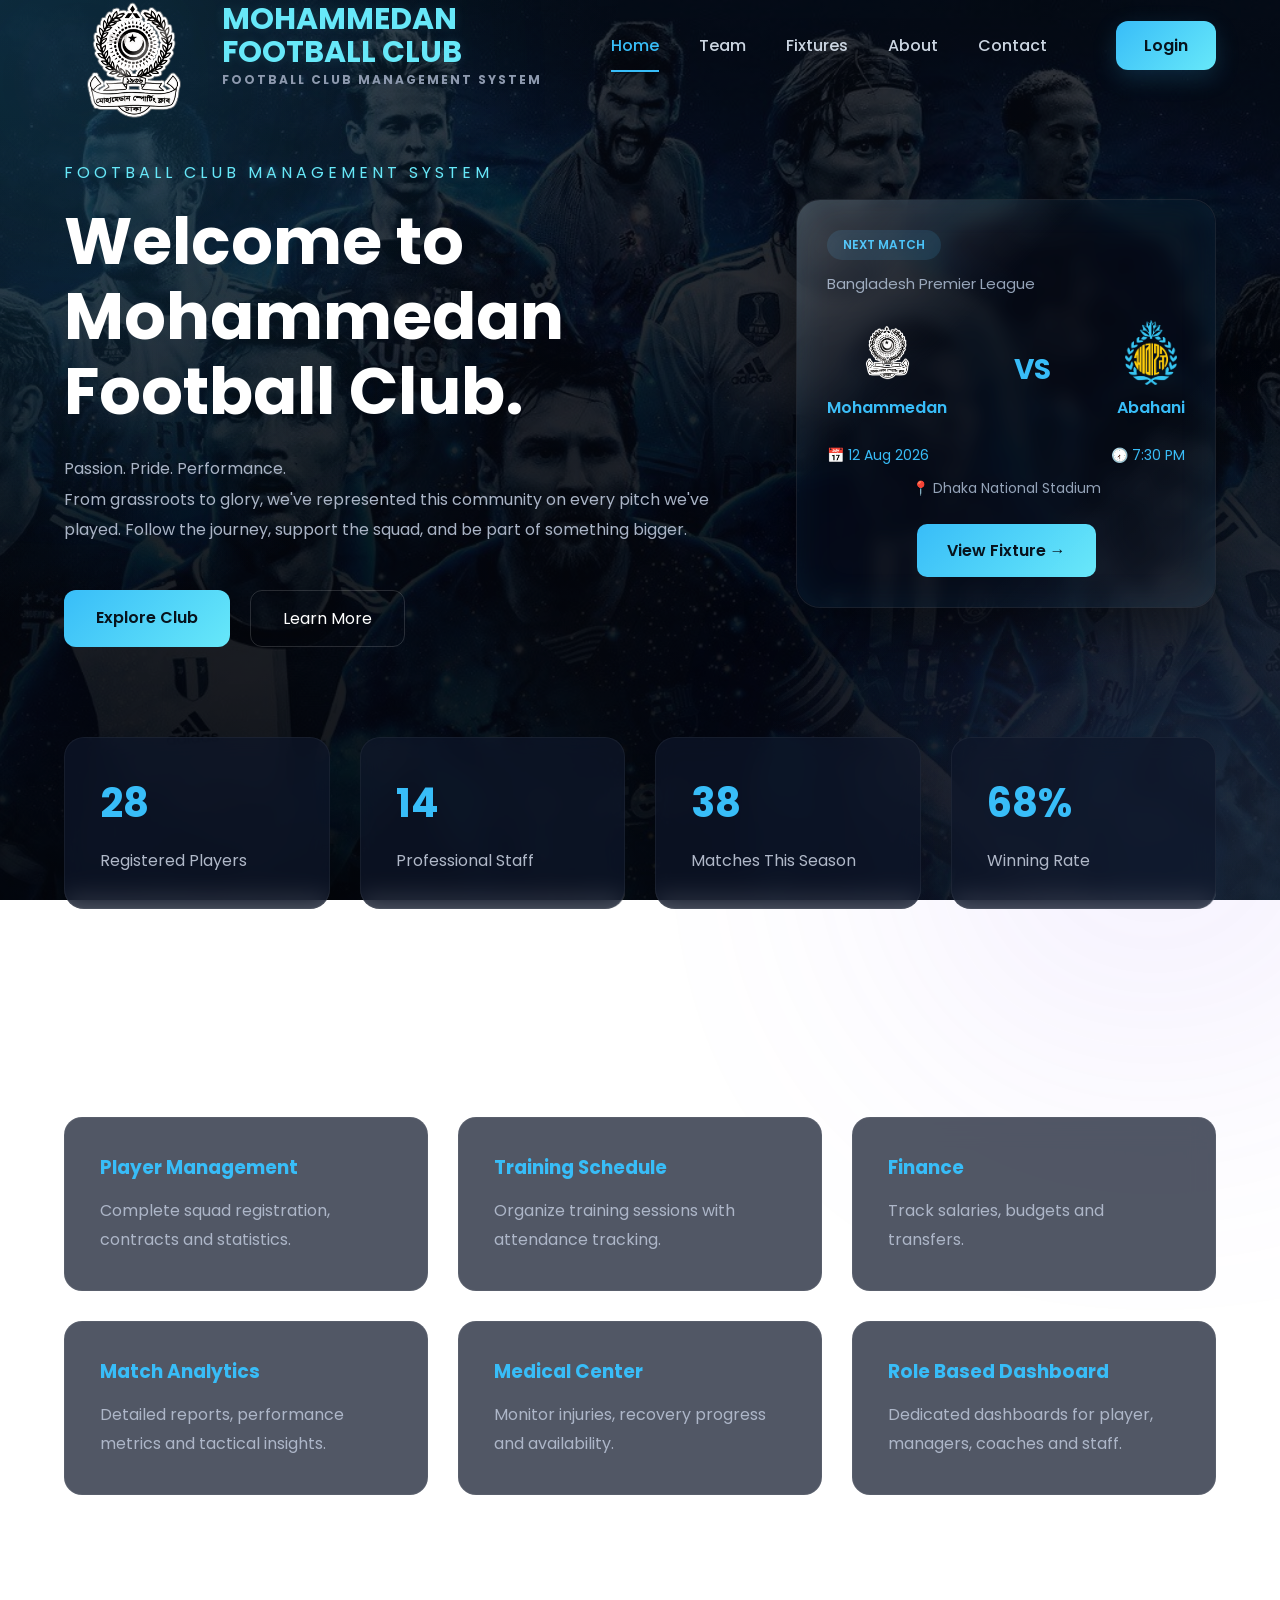
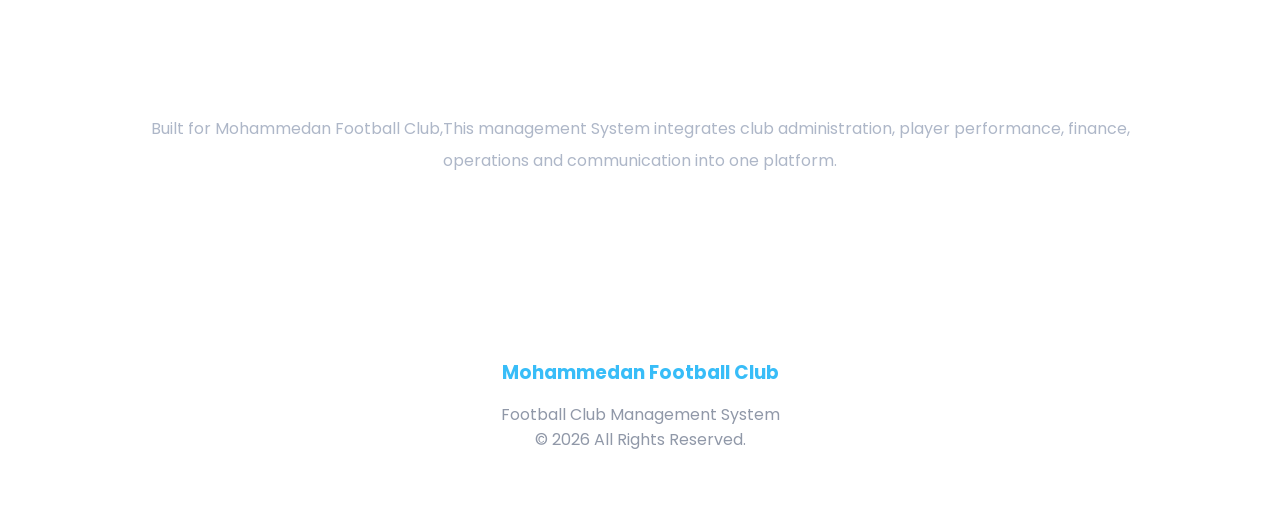
<file: index.html>
<!DOCTYPE html>
<html lang="en">

    <head>
        <meta charset="UTF-8">
        <meta name="viewport" content="width=device-width, initial-scale=1.0">
        <title>Mohammedan Football Club</title>

        <link rel="stylesheet" href="style.css">

        <link rel="preconnect" href="https://fonts.googleapis.com">
        <link href="https://fonts.googleapis.com/css2?family=Poppins:wght@300;400;500;600;700;800&display=swap"
            rel="stylesheet">
    </head>
    <script src="script.js"></script>

    <body class="home-page">
        <div class="blur blur1"></div>
        <div class="blur blur2"></div>

        <header>

            <div class="logo">
                <img src="image/logo.png" alt="Apex FC Logo">
                <div class="logo-text">
                    <h2>MOHAMMEDAN <br>FOOTBALL CLUB</h2>
                    <span>Football Club Management System</span>
                </div>
            </div>

            <nav>

                <a href="index.html" class="active">Home</a>

                <a href="team.html">Team</a>

                <a href="fixtures.html">Fixtures</a>

                <a href="about.html">About</a>

                <a href="contact.html">Contact</a>

            </nav>

            <a href="login.html" class="login-btn">
                Login
            </a>

        </header>

        <section class="hero">

            <div class="hero-text">

                <p class="subtitle">
                    FOOTBALL CLUB MANAGEMENT SYSTEM
                </p>

                <h1>
                    Welcome to Mohammedan Football Club.
                </h1>

                <p class="description">

                    Passion. Pride. Performance.<br>From grassroots to glory, we've represented this community on every
                    pitch
                    we've played. Follow the journey, support the squad, and be part of something bigger.

                </p>

                <div class="buttons">

                    <a href="team.html" class="primary">
                        Explore Club
                    </a>

                    <a href="about.html" class="secondary">
                        Learn More
                    </a>

                </div>

            </div>

            <div class="hero-card">
            
                <span class="match-tag">NEXT MATCH</span>
            
                <p class="competition">Bangladesh Premier League</p>
            
                <div class="match-row">
            
                    <div class="team">
                        <img src="image/logo.png">
                        <span>Mohammedan</span>
                    </div>
            
                    <div class="vs">VS</div>
            
                    <div class="team">
                        <img src="image/abahani.png">
                        <span>Abahani</span>
                    </div>
            
                </div>
            
                <div class="match-meta">
            
                    <span>📅 12 Aug 2026</span>
            
                    <span>🕢 7:30 PM</span>
            
                </div>
            
                <p class="stadium">📍 Dhaka National Stadium</p>
            
                <a href="fixtures.html" class="match-btn">
                    View Fixture →
                </a>
            
            </div>

        </section>


        <section class="stats">

            <div class="card">
                <h2>28</h2>
                <p>Registered Players</p>
            </div>

            <div class="card">
                <h2>14</h2>
                <p>Professional Staff</p>
            </div>

            <div class="card">
                <h2>38</h2>
                <p>Matches This Season</p>
            </div>

            <div class="card">
                <h2>68%</h2>
                <p>Winning Rate</p>
            </div>

        </section>


        <section class="features">

            <h2>Everything Our Club Have</h2>

            <div class="feature-grid">

                <div class="feature">
                    <h3>Player Management</h3>
                    <p>Complete squad registration, contracts and statistics.</p>
                </div>

                <div class="feature">
                    <h3>Training Schedule</h3>
                    <p>Organize training sessions with attendance tracking.</p>
                </div>

                <div class="feature">
                    <h3>Finance</h3>
                    <p>Track salaries, budgets and transfers.</p>
                </div>

                <div class="feature">
                    <h3>Match Analytics</h3>
                    <p>Detailed reports, performance metrics and tactical insights.</p>
                </div>

                <div class="feature">
                    <h3>Medical Center</h3>
                    <p>Monitor injuries, recovery progress and availability.</p>
                </div>

                <div class="feature">
                    <h3>Role Based Dashboard</h3>
                    <p>Dedicated dashboards for player, managers, coaches and staff.</p>
                </div>

            </div>

        </section>


        <section class="about">

            <h2>About</h2>

            <p>

                Built for
                Mohammedan Football Club,This management System integrates club administration,
                player performance, finance,
                operations and communication into one platform.

            </p>

        </section>


        <footer>

            <h3>Mohammedan Football Club</h3>

            <p>
                Football Club Management System
            </p>

            <p>
                © 2026 All Rights Reserved.
            </p>

        </footer>

    </body>

</html>
</file>
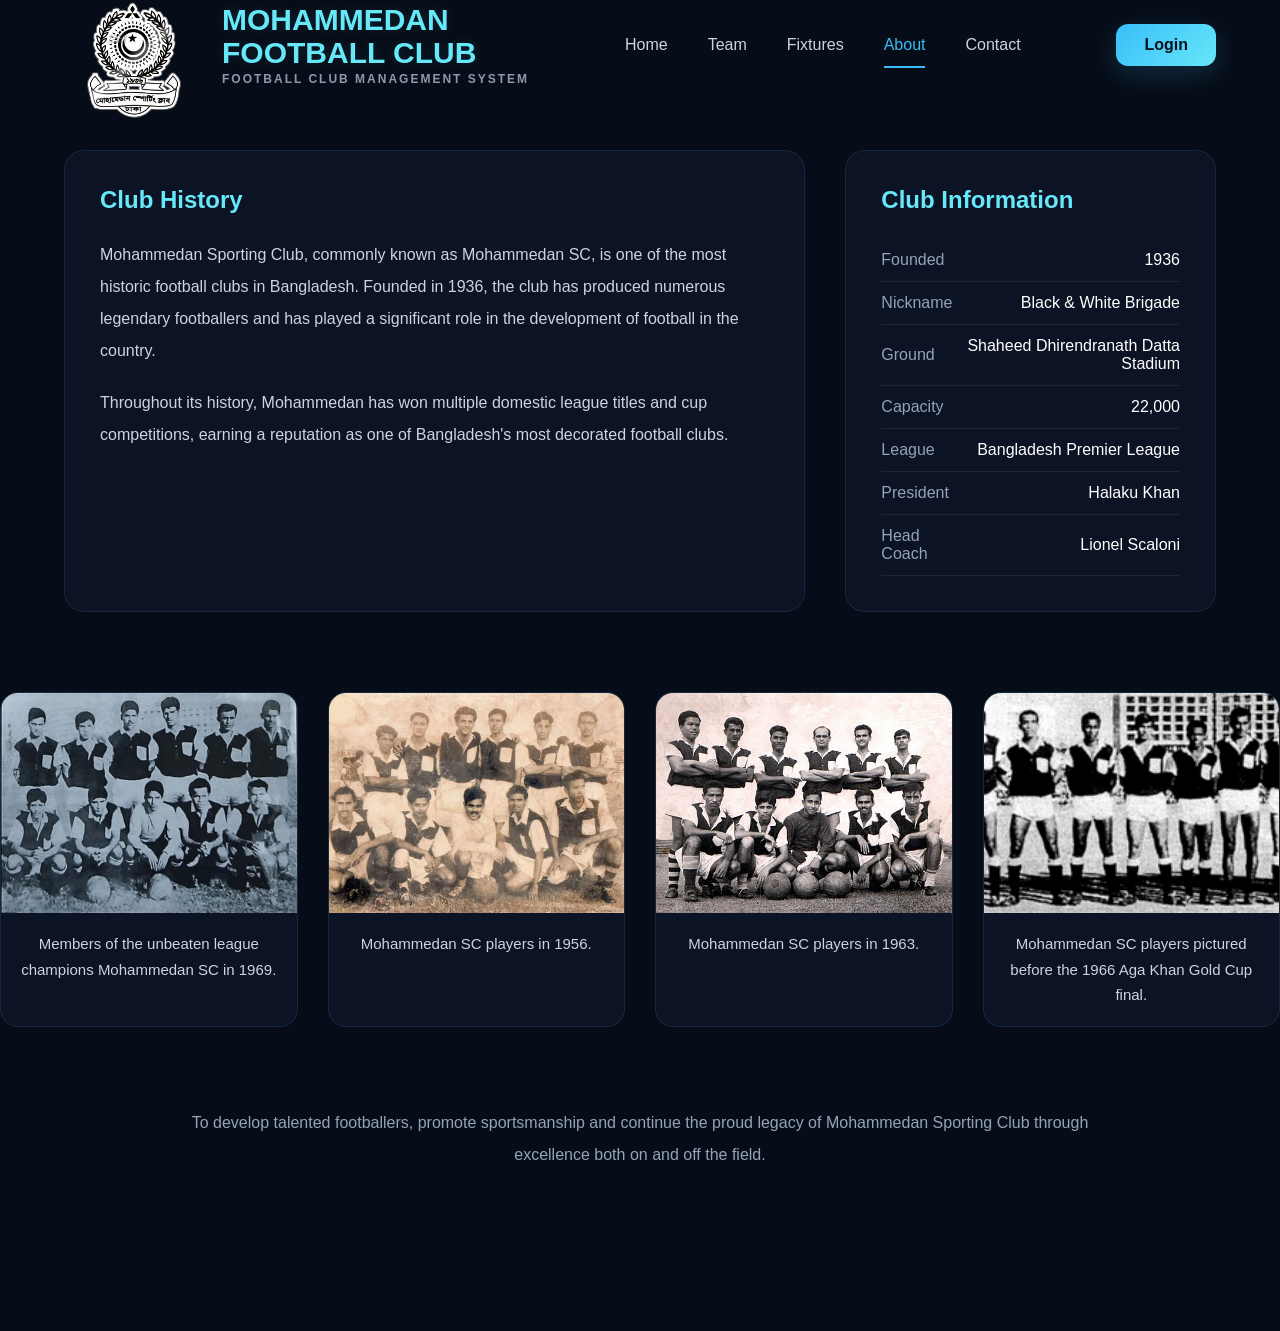
<file: about.html>
<!DOCTYPE html>
<html lang="en">
    <head>
        <meta charset="UTF-8">
        <meta name="viewport" content="width=device-width,initial-scale=1.0">
        <title>About | Mohammedan Football Club</title>
        <link rel="stylesheet" href="style.css">
    </head>

    <body>

        <header>

            <div class="logo">
                <img src="image/logo.png" alt="Apex FC Logo">
                <div class="logo-text">
                    <h2>MOHAMMEDAN <br>FOOTBALL CLUB</h2>
                    <span>Football Club Management System</span>
                </div>
            </div>

            <nav>

                <a href="index.html">Home</a>

                <a href="team.html">Team</a>

                <a href="fixtures.html">Fixtures</a>

                <a href="about.html" class="active">About</a>

                <a href="contact.html">Contact</a>

            </nav>

            <a href="login.html" class="login-btn">Login</a>

        </header>

        <section class="about-page">
        
        
            <div class="about-grid">
        
                <div class="history">
        
                    <h2>Club History</h2>
        
                    <p>
                        Mohammedan Sporting Club, commonly known as Mohammedan SC,
                        is one of the most historic football clubs in Bangladesh.
                        Founded in 1936, the club has produced numerous legendary
                        footballers and has played a significant role in the
                        development of football in the country.
                    </p>
        
                    <p>
                        Throughout its history, Mohammedan has won multiple domestic
                        league titles and cup competitions, earning a reputation as
                        one of Bangladesh's most decorated football clubs.
                    </p>
        
                </div>
        
                <div class="club-info">
        
                    <h2>Club Information</h2>
        
                    <table>
        
                        <tr>
                            <td>Founded</td>
                            <td>1936</td>
                        </tr>
        
                        <tr>
                            <td>Nickname</td>
                            <td>Black & White Brigade</td>
                        </tr>
        
                        <tr>
                            <td>Ground</td>
                            <td>Shaheed Dhirendranath Datta Stadium</td>
                        </tr>
        
                        <tr>
                            <td>Capacity</td>
                            <td>22,000</td>
                        </tr>
        
                        <tr>
                            <td>League</td>
                            <td>Bangladesh Premier League</td>
                        </tr>
        
                        <tr>
                            <td>President</td>
                            <td>Halaku Khan</td>
                        </tr>
        
                        <tr>
                            <td>Head Coach</td>
                            <td>Lionel Scaloni</td>
                        </tr>
        
                    </table>
        
                </div>
        
            </div>
            </section>
            <section class="gallery">
            
                <div class="gallery-grid">
            
                    <div class="gallery-card">
                        <img src="image/h1.jpg" alt="Mohammedan SC 1969">
                        <p>Members of the unbeaten league champions Mohammedan SC in 1969.</p>
                    </div>
            
                    <div class="gallery-card">
                        <img src="image/h2.jpg" alt="Mohammedan SC 1956">
                        <p>Mohammedan SC players in 1956.</p>
                    </div>
                    
                    <div class="gallery-card">
                        <img src="image/h3.jpg" alt="Mohammedan SC 1963">
                        <p>Mohammedan SC players in 1963.</p>
                    </div>
            
                    <div class="gallery-card">
                        <img src="image/h4.jpg" alt="Mohammedan SC 1966">
                        <p>Mohammedan SC players pictured before the 1966 Aga Khan Gold Cup final.</p>
                    </div>
            
                </div>
            
            </section>
        
            <section class="vision">
        
                
        
                <p>
                    To develop talented footballers, promote sportsmanship
                    and continue the proud legacy of Mohammedan Sporting Club
                    through excellence both on and off the field.


                    <br><br><br><br><br><br>
                </p>
        
            </section>
        
        </section>

        <script src="script.js"></script>

    </body>
</html>
</file>
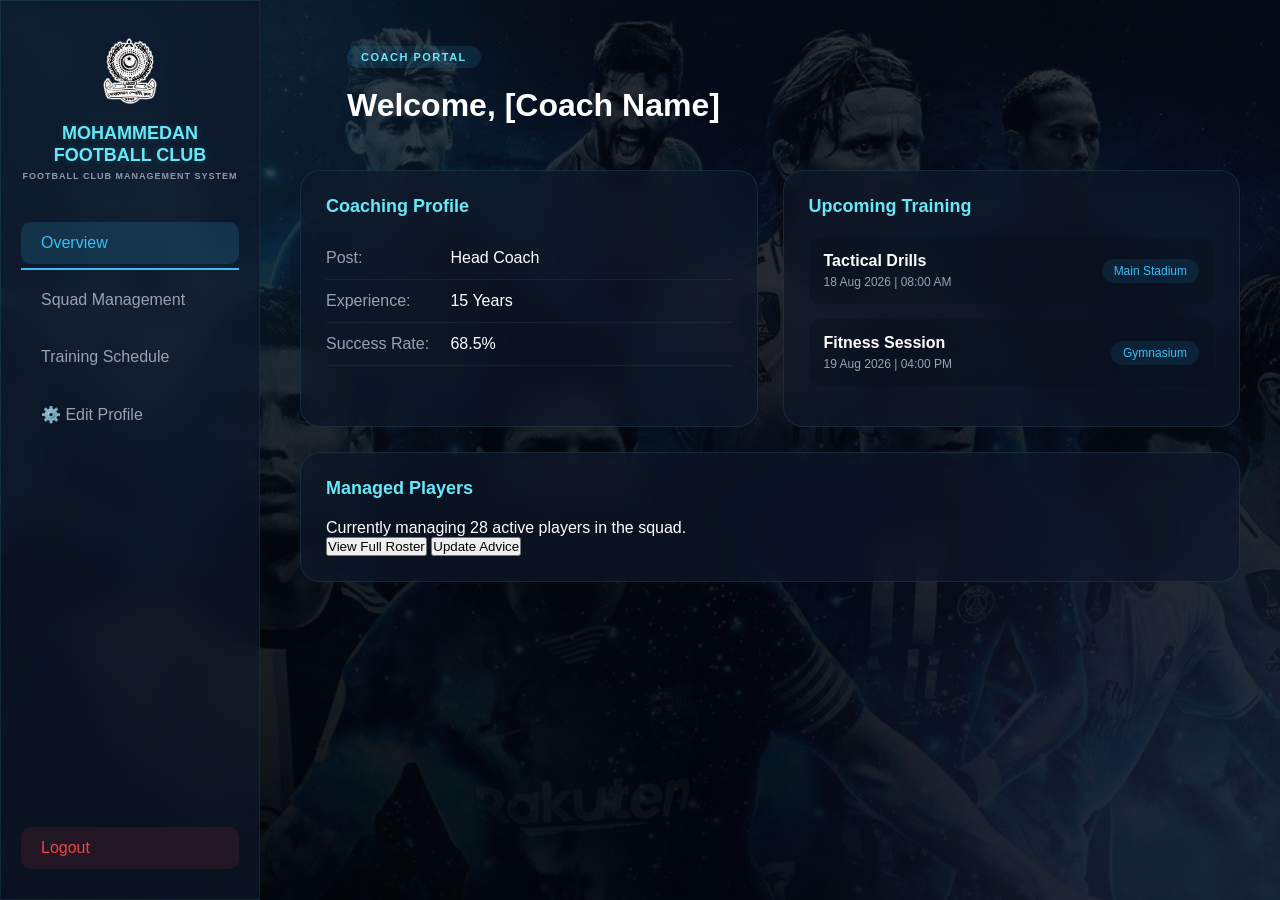
<file: coach-dashboard.html>
<!DOCTYPE html>
<html lang="en">
    <head>
        <meta charset="UTF-8">
        <meta name="viewport" content="width=device-width, initial-scale=1.0">
        <title>Coach Dashboard | Mohammedan FC</title>
        <link rel="stylesheet" href="style.css">
    </head>
    <body class="home-page dashboard-body">
        <div class="blur blur1"></div>
        <div class="blur blur2"></div>

        <div class="dashboard-wrapper">
            <aside class="sidebar glass-panel">
                <div class="logo">
                    <img src="image/logo.png" alt="MOHAMMEDAN Logo">
                    <div class="logo-text">
                        <h2>MOHAMMEDAN <br>FOOTBALL CLUB</h2>
                        <span>Football Club Management System</span>
                    </div>
                </div>
                <!-- nav goes here -->
                <nav class="dash-nav">
                    <a href="#" class="active" id="nav-overview">Overview</a>
                    <a href="#">Squad Management</a>
                    <a href="#">Training Schedule</a>
                    <a href="#" id="nav-edit">⚙️ Edit Profile</a>
                    <a href="index.html" class="logout-btn">Logout</a>
                </nav>
            </aside>

            <main class="main-content">
                <header class="dash-header">
                    <div>
                        <span class="role-badge">COACH PORTAL</span>
                        <h1>Welcome, [Coach Name]</h1>
                    </div>
                </header>

                <div class="dash-grid">
                    <!-- Coach Info -->
                    <div class="dash-card glass-panel">
                        <h3>Coaching Profile</h3>
                        <ul class="info-list">
                            <li><span>Post:</span> Head Coach</li>
                            <li><span>Experience:</span> 15 Years</li>
                            <li><span>Success Rate:</span> 68.5%</li>
                        </ul>
                    </div>

                    <!-- Upcoming Training -->
                    <div class="dash-card glass-panel">
                        <h3>Upcoming Training</h3>
                        <div class="training-list">
                            <div class="training-item">
                                <div class="t-info">
                                    <h4>Tactical Drills</h4>
                                    <p>18 Aug 2026 | 08:00 AM</p>
                                </div>
                                <span class="t-place">Main Stadium</span>
                            </div>
                            <div class="training-item">
                                <div class="t-info">
                                    <h4>Fitness Session</h4>
                                    <p>19 Aug 2026 | 04:00 PM</p>
                                </div>
                                <span class="t-place">Gymnasium</span>
                            </div>
                        </div>
                    </div>

                    <!-- Squad Overview (Manages) -->
                    <div class="dash-card glass-panel col-span-2">
                        <h3>Managed Players</h3>
                        <p class="text-muted">Currently managing 28 active players in the squad.</p>
                        <button class="primary-btn mt-15">View Full Roster</button>
                        <button class="secondary-btn mt-15">Update Advice</button>
                    </div>

                    <!-- Edit Profile Section -->
                    <div class="dash-card glass-panel col-span-2 edit-section" id="editSection" style="display: none;">
                        <h3>Edit Profile & Settings</h3>
                        <p class="text-muted">Update your contact information and security settings.</p>

                        <form class="dashboard-form mt-15">
                            <div class="form-row">
                                <div class="dash-input-group">
                                    <label>Email Address</label>
                                    <input type="email" placeholder="Enter new email">
                                </div>
                                <div class="dash-input-group">
                                    <label>Contact Number</label>
                                    <input type="text" placeholder="Enter new phone number">
                                </div>
                            </div>

                            <div class="form-row">
                                <div class="dash-input-group">
                                    <label>New Password</label>
                                    <input type="password" placeholder="Leave blank to keep current">
                                </div>
                                <div class="dash-input-group">
                                    <label>Confirm Password</label>
                                    <input type="password" placeholder="Confirm new password">
                                </div>
                            </div>

                            <div class="form-actions">
                                <button type="submit" class="submit-btn dash-submit">Save Changes</button>
                                <button type="button" class="secondary-btn cancel-edit">Cancel</button>
                            </div>
                        </form>
                    </div>

                </div>
            </main>
        </div>
        <script src="script.js"></script>
    </body>
</html>
</file>
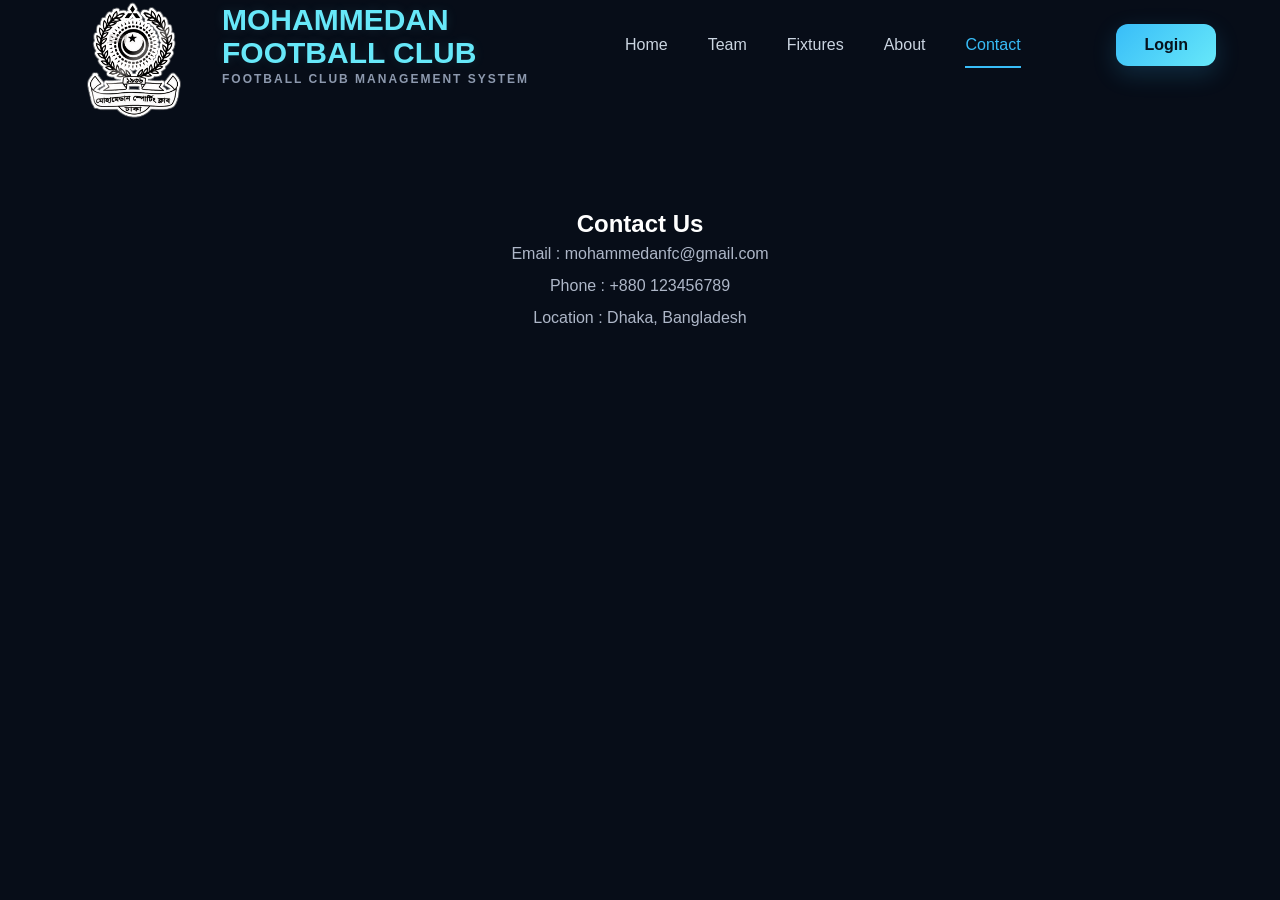
<file: contact.html>
<!DOCTYPE html>
<html lang="en">
    <head>
        <meta charset="UTF-8">
        <meta name="viewport" content="width=device-width,initial-scale=1.0">
        <title>Contact | Mohammedan Football Club</title>
        <link rel="stylesheet" href="style.css">
    </head>

    <body>

        <header>

            <div class="logo">
                <img src="image/logo.png" alt="Apex FC Logo">
                <div class="logo-text">
                    <h2>MOHAMMEDAN <br>FOOTBALL CLUB</h2>
                    <span>Football Club Management System</span>
                </div>
            </div>

            <nav>

                <a href="index.html">Home</a>

                <a href="team.html">Team</a>

                <a href="fixtures.html">Fixtures</a>

                <a href="about.html">About</a>

                <a href="contact.html" class="active">Contact</a>

            </nav>

            <a href="login.html" class="login-btn">Login</a>

        </header>

        <section class="about">

            <h1>Contact Us</h1>

            <p>Email : mohammedanfc@gmail.com</p>

            <p>Phone : +880 123456789</p>

            <p>Location : Dhaka, Bangladesh</p>

        </section>

        <script src="script.js"></script>

    </body>
</html>
</file>
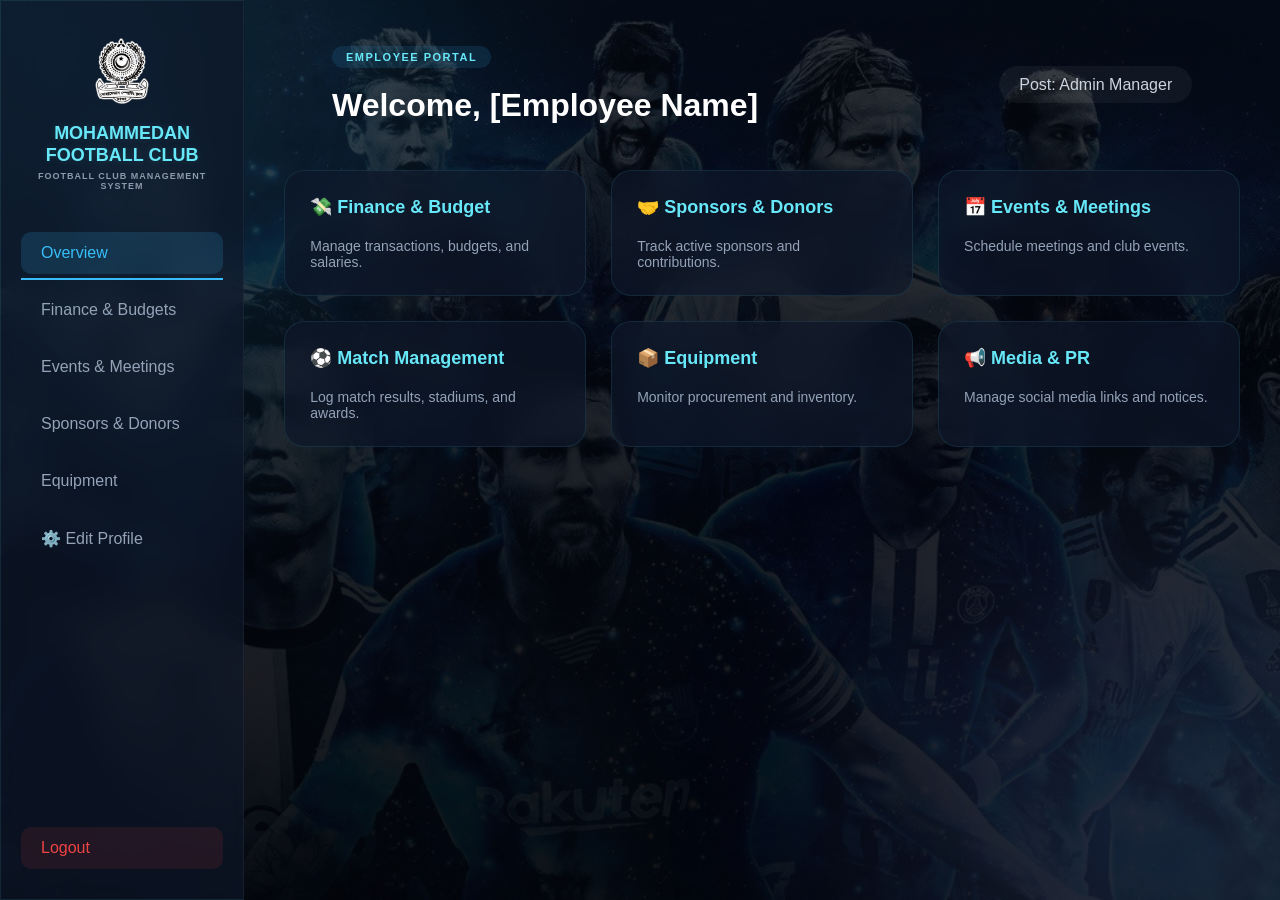
<file: employee-dashboard.html>
<!DOCTYPE html>
<html lang="en">
    <head>
        <meta charset="UTF-8">
        <meta name="viewport" content="width=device-width, initial-scale=1.0">
        <title>Employee Dashboard | Mohammedan FC</title>
        <link rel="stylesheet" href="style.css">
    </head>
    <body class="home-page dashboard-body">
        <div class="blur blur1"></div>
        <div class="blur blur2"></div>

        <div class="dashboard-wrapper">
            <aside class="sidebar glass-panel">
                <div class="logo">
                    <img src="image/logo.png" alt="MOHAMMEDAN Logo">
                    <div class="logo-text">
                        <h2>MOHAMMEDAN <br>FOOTBALL CLUB</h2>
                        <span>Football Club Management System</span>
                    </div>
                </div>
                <!-- nav goes here -->
                <nav class="dash-nav">
                    <a href="#" class="active" id="nav-overview">Overview</a>
                    <a href="#">Finance & Budgets</a>
                    <a href="#">Events & Meetings</a>
                    <a href="#">Sponsors & Donors</a>
                    <a href="#">Equipment</a>
                    <a href="#" id="nav-edit">⚙️ Edit Profile</a>
                    <a href="index.html" class="logout-btn">Logout</a>
                </nav>
            </aside>

            <main class="main-content">
                <header class="dash-header">
                    <div>
                        <span class="role-badge">EMPLOYEE PORTAL</span>
                        <h1>Welcome, [Employee Name]</h1>
                    </div>
                    <div class="user-profile">
                        <span>Post: Admin Manager</span>
                    </div>
                </header>

                <div class="dash-grid admin-grid">
                    <!-- Management Modules -->
                    <a href="#" class="dash-card glass-panel module-card">
                        <h3>💸 Finance & Budget</h3>
                        <p>Manage transactions, budgets, and salaries.</p>
                    </a>
                    <a href="#" class="dash-card glass-panel module-card">
                        <h3>🤝 Sponsors & Donors</h3>
                        <p>Track active sponsors and contributions.</p>
                    </a>
                    <a href="#" class="dash-card glass-panel module-card">
                        <h3>📅 Events & Meetings</h3>
                        <p>Schedule meetings and club events.</p>
                    </a>
                    <a href="#" class="dash-card glass-panel module-card">
                        <h3>⚽ Match Management</h3>
                        <p>Log match results, stadiums, and awards.</p>
                    </a>
                    <a href="#" class="dash-card glass-panel module-card">
                        <h3>📦 Equipment</h3>
                        <p>Monitor procurement and inventory.</p>
                    </a>
                    <a href="#" class="dash-card glass-panel module-card">
                        <h3>📢 Media & PR</h3>
                        <p>Manage social media links and notices.</p>
                    </a>

                    <!-- Edit Profile Section -->
                    <div class="dash-card glass-panel col-span-3 edit-section" id="editSection" style="display: none;">
                        <h3>Edit Profile & Settings</h3>
                        <p class="text-muted">Update your contact information and security settings.</p>

                        <form class="dashboard-form mt-15">
                            <div class="form-row">
                                <div class="dash-input-group">
                                    <label>Email Address</label>
                                    <input type="email" placeholder="Enter new email">
                                </div>
                                <div class="dash-input-group">
                                    <label>Contact Number</label>
                                    <input type="text" placeholder="Enter new phone number">
                                </div>
                            </div>

                            <div class="form-row">
                                <div class="dash-input-group">
                                    <label>New Password</label>
                                    <input type="password" placeholder="Leave blank to keep current">
                                </div>
                                <div class="dash-input-group">
                                    <label>Confirm Password</label>
                                    <input type="password" placeholder="Confirm new password">
                                </div>
                            </div>

                            <div class="form-actions">
                                <button type="submit" class="submit-btn dash-submit">Save Changes</button>
                                <button type="button" class="secondary-btn cancel-edit">Cancel</button>
                            </div>
                        </form>
                    </div>

                </div>
            </main>
        </div>
        <script src="script.js"></script>
    </body>
</html>
</file>
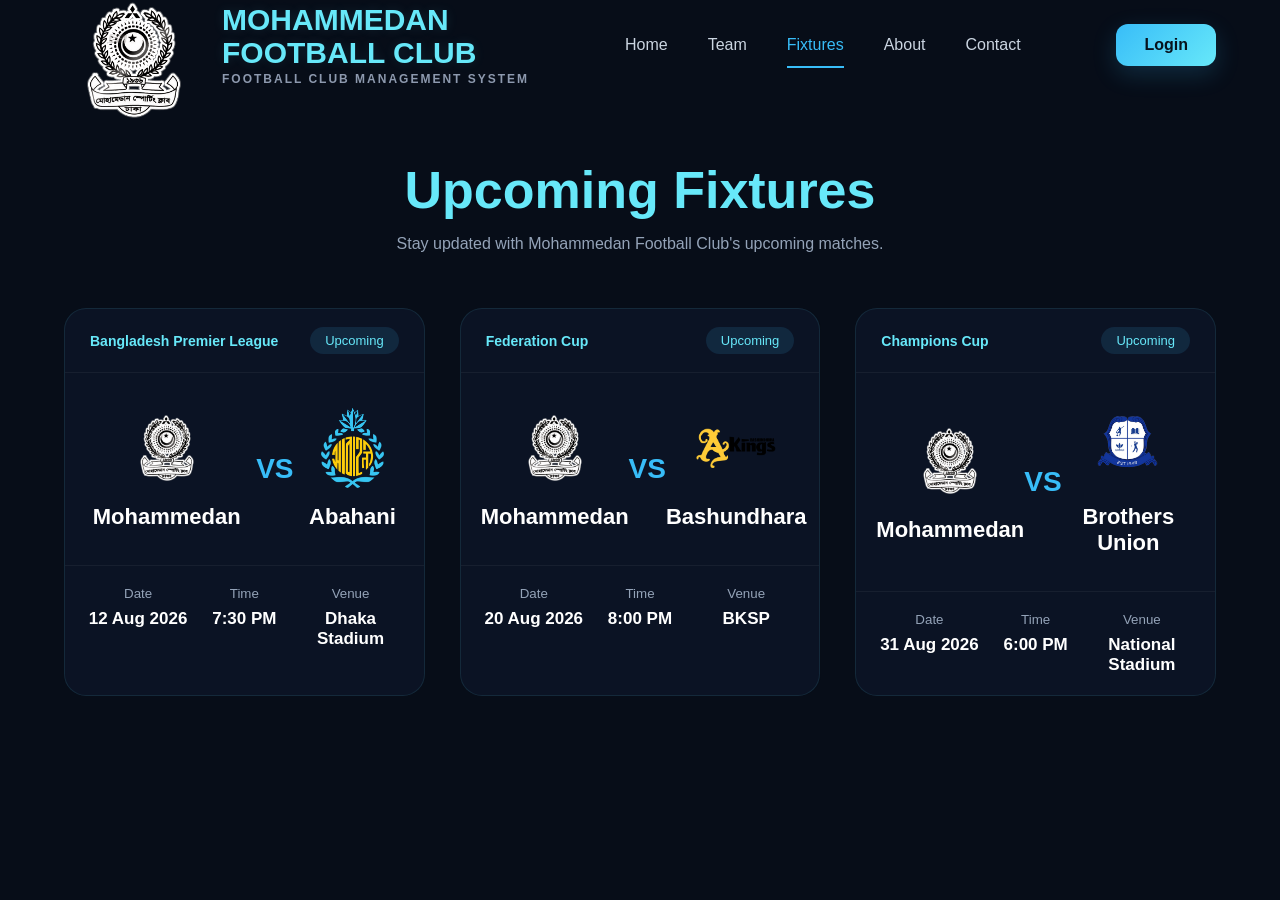
<file: fixtures.html>
<!DOCTYPE html>
<html lang="en">
    <head>
        <meta charset="UTF-8">
        <meta name="viewport" content="width=device-width,initial-scale=1.0">
        <title>Fixtures | Mohammedan Football Club</title>
        <link rel="stylesheet" href="style.css">
    </head>

    <body>

        <header>

            <div class="logo">
                <img src="image/logo.png" alt="Apex FC Logo">
                <div class="logo-text">
                    <h2>MOHAMMEDAN <br>FOOTBALL CLUB</h2>
                    <span>Football Club Management System</span>
                </div>
            </div>

            <nav>

                <a href="index.html">Home</a>

                <a href="team.html">Team</a>

                <a href="fixtures.html" class="active">Fixtures</a>

                <a href="about.html">About</a>

                <a href="contact.html">Contact</a>

            </nav>

            <a href="login.html" class="login-btn">Login</a>

        </header>

        <section class="fixtures-page">
        
            <h1>Upcoming Fixtures</h1>
        
            <p>Stay updated with Mohammedan Football Club's upcoming matches.</p>
        
            <div class="fixtures-grid">
        
                <!-- Match 1 -->
        
                <div class="fixture-card">
        
                    <div class="fixture-top">
        
                        <span class="league">Bangladesh Premier League</span>
        
                        <span class="status">Upcoming</span>
        
                    </div>
        
                    <div class="teams">
        
                        <div class="club">
        
                            <img src="image/logo.png">
        
                            <h3>Mohammedan</h3>
        
                        </div>
        
                        <div class="vs">VS</div>
        
                        <div class="club">
        
                            <img src="image/abahani.png">
        
                            <h3>Abahani</h3>
        
                        </div>
        
                    </div>
        
                    <div class="match-info">
        
                        <div>
        
                            <small>Date</small>
        
                            <h4>12 Aug 2026</h4>
        
                        </div>
        
                        <div>
        
                            <small>Time</small>
        
                            <h4>7:30 PM</h4>
        
                        </div>
        
                        <div>
        
                            <small>Venue</small>
        
                            <h4>Dhaka Stadium</h4>
        
                        </div>
        
                    </div>
        
                </div>
        
                <!-- Match 2 -->
        
                <div class="fixture-card">
        
                    <div class="fixture-top">
        
                        <span class="league">Federation Cup</span>
        
                        <span class="status">Upcoming</span>
        
                    </div>
        
                    <div class="teams">
        
                        <div class="club">
        
                            <img src="image/logo.png">
        
                            <h3>Mohammedan</h3>
        
                        </div>
        
                        <div class="vs">VS</div>
        
                        <div class="club">
        
                            <img src="image/bashundhara.png">
        
                            <h3>Bashundhara</h3>
        
                        </div>
        
                    </div>
        
                    <div class="match-info">
        
                        <div>
        
                            <small>Date</small>
        
                            <h4>20 Aug 2026</h4>
        
                        </div>
        
                        <div>
        
                            <small>Time</small>
        
                            <h4>8:00 PM</h4>
        
                        </div>
        
                        <div>
        
                            <small>Venue</small>
        
                            <h4>BKSP</h4>
        
                        </div>
        
                    </div>
        
                </div>
        
                <!-- Match 3 -->
        
                <div class="fixture-card">
        
                    <div class="fixture-top">
        
                        <span class="league">Champions Cup</span>
        
                        <span class="status">Upcoming</span>
        
                    </div>
        
                    <div class="teams">
        
                        <div class="club">
        
                            <img src="image/logo.png">
        
                            <h3>Mohammedan</h3>
        
                        </div>
        
                        <div class="vs">VS</div>
        
                        <div class="club">
        
                            <img src="image/brothersunion.png">
        
                            <h3>Brothers Union</h3>
        
                        </div>
        
                    </div>
        
                    <div class="match-info">
        
                        <div>
        
                            <small>Date</small>
        
                            <h4>31 Aug 2026</h4>
        
                        </div>
        
                        <div>
        
                            <small>Time</small>
        
                            <h4>6:00 PM</h4>
        
                        </div>
        
                        <div>
        
                            <small>Venue</small>
        
                            <h4>National Stadium</h4>
        
                        </div>
        
                    </div>
        
                </div>
        
            </div>
        
        </section>

        <script src="script.js"></script>

    </body>
</html>
</file>
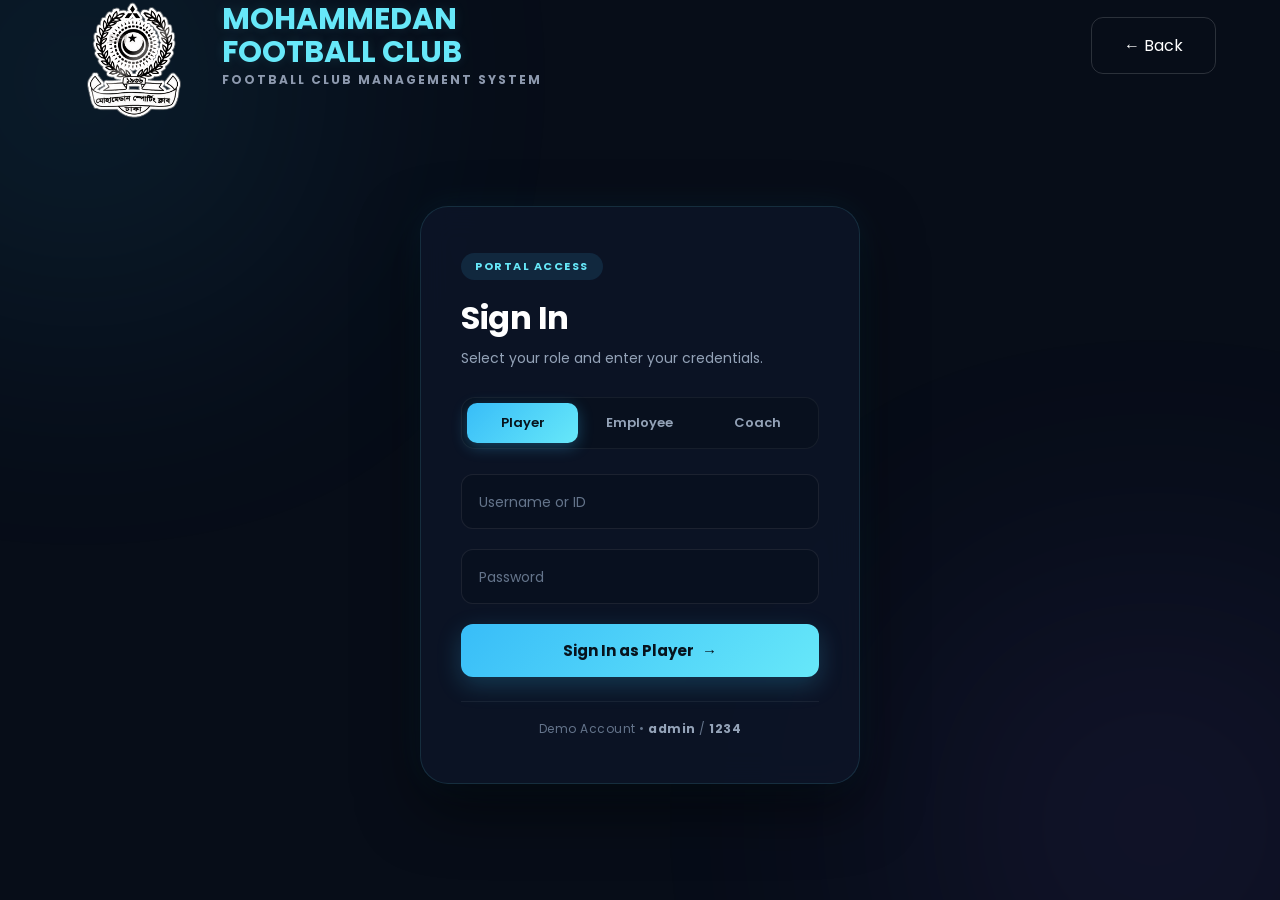
<file: login.html>
<!DOCTYPE html>
<html lang="en">

    <head>
        <meta charset="UTF-8">
        <meta name="viewport" content="width=device-width, initial-scale=1.0">
        <title>Login | Mohammedan FC</title>
        <link rel="stylesheet" href="style.css">
        <link rel="preconnect" href="https://fonts.googleapis.com">
        <link href="https://fonts.googleapis.com/css2?family=Poppins:wght@300;400;500;600;700;800&display=swap"
            rel="stylesheet">
    </head>

    <body class="login-page">

        <div class="blur blur1"></div>
        <div class="blur blur2"></div>

        <header>
            <div class="logo">
                <img src="image/logo.png" alt="MOHAMMEDAN Logo">
                <div class="logo-text">
                    <h2>MOHAMMEDAN <br>FOOTBALL CLUB</h2>
                    <span>Football Club Management System</span>
                </div>
            </div>

            <a href="index.html" class="secondary">
                ← Back
            </a>
        </header>

        <div class="login-container">
            <div class="modern-login-card">
                <span class="role-badge">PORTAL ACCESS</span>
                <h1>Sign In</h1>
                <p>Select your role and enter your credentials.</p>

                <!-- Role Switcher -->
                <div class="role-selector">
                    <button type="button" class="role-btn active" data-role="player">Player</button>
                    <button type="button" class="role-btn" data-role="employee">Employee</button>
                    <button type="button" class="role-btn" data-role="coach">Coach</button>
                </div>

                <form id="loginForm">
                    <input type="hidden" id="selectedRole" value="player">

                    <div class="input-group">
                        <input type="text" id="username" placeholder=" " required autocomplete="off">
                        <label for="username">Username or ID</label>
                    </div>

                    <div class="input-group">
                        <input type="password" id="password" placeholder=" " required>
                        <label for="password">Password</label>
                    </div>

                    <button type="submit" class="submit-btn">
                        <span>Sign In as <span id="btnRoleLabel">Player</span></span> →
                    </button>
                </form>

                <div class="login-footer">
                    <p>Demo Account • <b>admin</b> / <b>1234</b></p>
                </div>
            </div>
        </div>

        <script src="script.js"></script>
    </body>

</html>
</file>
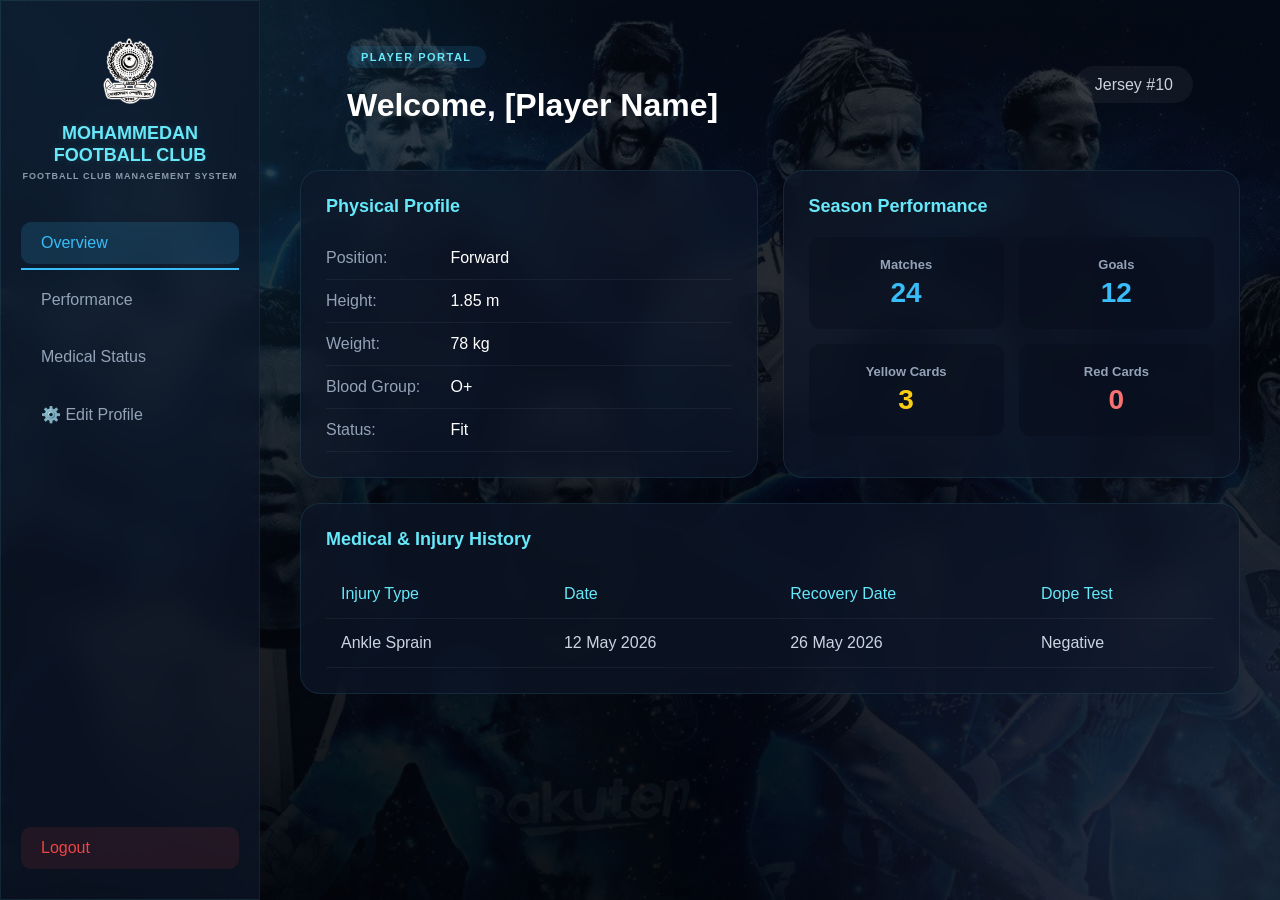
<file: player-dashboard.html>
<!DOCTYPE html>
<html lang="en">
    <head>
        <meta charset="UTF-8">
        <meta name="viewport" content="width=device-width, initial-scale=1.0">
        <title>Player Dashboard | Mohammedan FC</title>
        <link rel="stylesheet" href="style.css">
    </head>
    <body class="home-page dashboard-body">
        <div class="blur blur1"></div>
        <div class="blur blur2"></div>

        <div class="dashboard-wrapper">
            <!-- Sidebar Navigation -->
            <aside class="sidebar glass-panel">
                <div class="logo">
                    <img src="image/logo.png" alt="MOHAMMEDAN Logo">
                    <div class="logo-text">
                        <h2>MOHAMMEDAN <br>FOOTBALL CLUB</h2>
                        <span>Football Club Management System</span>
                    </div>
                </div>
                <!-- nav goes here -->
                <nav class="dash-nav">
                    <a href="#" class="active" id="nav-overview">Overview</a>
                    <a href="#">Performance</a>
                    <a href="#">Medical Status</a>
                    <a href="#" id="nav-edit">⚙️ Edit Profile</a>
                    <a href="index.html" class="logout-btn">Logout</a>
                </nav>
            </aside>

            <!-- Main Content -->
            <main class="main-content">
                <header class="dash-header">
                    <div>
                        <span class="role-badge">PLAYER PORTAL</span>
                        <h1>Welcome, [Player Name]</h1>
                    </div>
                    <div class="user-profile">
                        <span>Jersey #10</span>
                    </div>
                </header>

                <div class="dash-grid">
                    <!-- Profile & Physical Stats -->
                    <div class="dash-card glass-panel profile-card">
                        <h3>Physical Profile</h3>
                        <ul class="info-list">
                            <li><span>Position:</span> Forward</li>
                            <li><span>Height:</span> 1.85 m</li>
                            <li><span>Weight:</span> 78 kg</li>
                            <li><span>Blood Group:</span> O+</li>
                            <li><span>Status:</span> Fit</li>
                        </ul>
                    </div>

                    <!-- Performance Stats -->
                    <div class="dash-card glass-panel">
                        <h3>Season Performance</h3>
                        <div class="stat-grid">
                            <div class="stat-box">
                                <h4>Matches</h4>
                                <h2>24</h2>
                            </div>
                            <div class="stat-box">
                                <h4>Goals</h4>
                                <h2>12</h2>
                            </div>
                            <div class="stat-box warning">
                                <h4>Yellow Cards</h4>
                                <h2>3</h2>
                            </div>
                            <div class="stat-box danger">
                                <h4>Red Cards</h4>
                                <h2>0</h2>
                            </div>
                        </div>
                    </div>

                    <!-- Medical History -->
                    <div class="dash-card glass-panel col-span-2">
                        <h3>Medical & Injury History</h3>
                        <table class="dash-table">
                            <tr>
                                <th>Injury Type</th>
                                <th>Date</th>
                                <th>Recovery Date</th>
                                <th>Dope Test</th>
                            </tr>
                            <tr>
                                <td>Ankle Sprain</td>
                                <td>12 May 2026</td>
                                <td>26 May 2026</td>
                                <td>Negative</td>
                            </tr>
                        </table>
                    </div>

                    <!-- Edit Profile Section -->
                    <div class="dash-card glass-panel col-span-2 edit-section" id="editSection" style="display: none;">
                        <h3>Edit Profile & Settings</h3>
                        <p class="text-muted">Update your contact information and security settings.</p>

                        <form class="dashboard-form mt-15">
                            <div class="form-row">
                                <div class="dash-input-group">
                                    <label>Email Address</label>
                                    <input type="email" placeholder="Enter new email">
                                </div>
                                <div class="dash-input-group">
                                    <label>Contact Number</label>
                                    <input type="text" placeholder="Enter new phone number">
                                </div>
                            </div>

                            <div class="form-row">
                                <div class="dash-input-group">
                                    <label>New Password</label>
                                    <input type="password" placeholder="Leave blank to keep current">
                                </div>
                                <div class="dash-input-group">
                                    <label>Confirm Password</label>
                                    <input type="password" placeholder="Confirm new password">
                                </div>
                            </div>

                            <div class="form-actions">
                                <button type="submit" class="submit-btn dash-submit">Save Changes</button>
                                <button type="button" class="secondary-btn cancel-edit">Cancel</button>
                            </div>
                        </form>
                    </div>

                </div>
            </main>
        </div>
        <script src="script.js"></script>
    </body>
</html>
</file>
<file: style.css>
* {
    margin: 0;
    padding: 0;
    box-sizing: border-box;
    font-family: Poppins, sans-serif;
}

body {
    background: #070d18;
    color: white;
    overflow-x: hidden;
}
.home-page {
    color: white;
    overflow-x: hidden;

    /* Background Image */
    background:
        linear-gradient(rgba(5, 10, 20, .78),
            rgba(5, 10, 20, .88)),
        url("image/bkg.jpg");

    background-size: cover;
    background-position: center;
    background-repeat: no-repeat;
    background-attachment: fixed;
}
.home-page::before {
    content: "";
    position: fixed;
    inset: 0;

    background:
        radial-gradient(circle at top left,
            rgba(56, 189, 248, .15),
            transparent 40%),

        radial-gradient(circle at bottom right,
            rgba(103, 232, 249, .10),
            transparent 35%),

        linear-gradient(to bottom,
            rgba(0, 0, 0, .15),
            rgba(0, 0, 0, .45));

    pointer-events: none;
    z-index: -1;
}

.blur {

    position: fixed;
    border-radius: 50%;
    filter: blur(140px);
    opacity: .18;
    z-index: -1;
}

.blur1 {

    width: 400px;
    height: 400px;
    background: #38bdf8;
    opacity: .15;

    top: -120px;
    left: -120px;
}

.blur2 {

    width: 450px;
    height: 450px;
    background: #8b5cf6;
    opacity: .12;

    bottom: -150px;
    right: -100px;
}

header {
    width: 90%;
    height: 90px;

    margin: auto;

    display: flex;
    justify-content: space-between;
    align-items: center;

    overflow: visible;
}

.logo {

    font-size: 28px;
    font-weight: 700;
    color: #38bdf8;
}

nav {

    display: flex;
    gap: 40px;
}

nav a {

    text-decoration: none;
    color: #d0d7e5;
    transition: .3s;
}

nav a:hover {

    color: #38bdf8;
}

.login-btn {

    text-decoration: none;

    padding: 12px 28px;

    border-radius: 12px;

    background: linear-gradient(135deg, #38bdf8, #67e8f9);
    
        color: #07131d;
    
        box-shadow: 0 8px 25px rgba(56, 189, 248, .18);

    font-weight: 600;

    transition: .3s;
}

.login-btn:hover {

    transform: translateY(-3px);
    
        box-shadow: 0 12px 30px rgba(56, 189, 248, .28);
}

.hero {

    width: 90%;
    margin: 70px auto;

    display: grid;
    grid-template-columns: 1fr 420px;
    gap: 80px;
    align-items: center;
}

.subtitle {

    color: #67e8f9;
    
        letter-spacing: 4px;
    
        text-shadow: 0 0 12px rgba(103, 232, 249, .15);

    margin-bottom: 20px;
}

.hero h1 {

    font-size: 65px;

    line-height: 1.15;

    margin-bottom: 25px;
}

.description {

    color: #aab4c6;

    line-height: 1.9;

    max-width: 700px;
}

.buttons {

    margin-top: 45px;

    display: flex;
    gap: 20px;
}

.primary {

    text-decoration: none;

    background: linear-gradient(135deg, #38bdf8, #67e8f9);
    
        color: #07131d;
    
        transition: .35s;

    padding: 15px 32px;

    border-radius: 12px;

    font-weight: 600;
}
.primary:hover {

    box-shadow: 0 10px 30px rgba(56, 189, 248, .25);
}

.secondary {

    text-decoration: none;

    color: white;

    padding: 15px 32px;

    border: 1px solid rgba(255, 255, 255, .15);

    border-radius: 12px;
}

.hero-card {
    position: relative;

    /* Dark glass */
    background: rgba(8, 15, 28, 0.45);

    /* Blur the background behind the card */
    backdrop-filter: blur(8px);
    -webkit-backdrop-filter: blur(8px);

    border: 1px solid rgba(255, 255, 255, .08);

    border-radius: 24px;

    padding: 30px;

    box-shadow:
        0 20px 50px rgba(0, 0, 0, .45);

    overflow: hidden;

    transition: .35s;
}
.hero-card::after {
    content: "";
    position: absolute;
    inset: 0;

    border-radius: 24px;

    box-shadow:
        inset 0 0 40px rgba(56, 189, 248, .08);

    pointer-events: none;
}
.hero-card::before {

    content: "";

    position: absolute;

    top: 0;
    left: 0;

    width: 100%;
    height: 100%;

    background:
        linear-gradient(135deg,
            rgba(255, 255, 255, .22),
            transparent 35%,
            transparent 70%,
            rgba(255, 255, 255, .05));

    pointer-events: none;
}
.hero-card:hover {
    transform: translateY(-8px);

    background: rgba(8, 15, 28, .52);

    border-color: rgba(56, 189, 248, .25);

    box-shadow:
        0 25px 60px rgba(0, 0, 0, .55),
        0 0 30px rgba(56, 189, 248, .15);
}

.match-tag {

    display: inline-block;

    background: rgba(56, 189, 248, .12);

    color: #67e8f9;

    padding: 6px 16px;

    border-radius: 30px;

    font-size: 12px;

    font-weight: 600;

    margin-bottom: 12px;
}

.competition {

    color: #94A3B8;

    margin-bottom: 25px;

    font-size: 15px;
}

.match-row {

    display: flex;

    justify-content: space-between;

    align-items: center;

    margin-bottom: 25px;
}

.team {

    display: flex;

    flex-direction: column;

    align-items: center;
}

.team img {

    width: 65px;

    height: 65px;

    object-fit: contain;

    margin-bottom: 10px;
}

.team span {

    font-weight: 600;

    color: white;
}

.vs {

    font-size: 22px;

    color: #38bdf8;

    font-weight: 700;
}

.match-meta {

    display: flex;

    justify-content: space-between;

    color: #CBD5E1;

    margin-bottom: 12px;

    font-size: 14px;
}

.stadium {

    color: #94A3B8;

    margin-bottom: 25px;

    font-size: 14px;
}

.match-btn {

    display: block;

    background: linear-gradient(135deg, #38bdf8, #67e8f9);

    color: #07131d;

    text-decoration: none;

    padding: 12px;

    border-radius: 12px;

    font-weight: 600;
}

.hero-card h3 {

    color: #999;
    margin-bottom: 30px;
}

.hero-card h2 {

    margin: 10px 0;
}

.hero-card span {

    color: #38bdf8;
}

.hero-card button {

    margin-top: 35px;

    padding: 14px 30px;

    border: none;

    border-radius: 10px;

    background: #38bdf8;

    cursor: pointer;

    font-weight: 600;
}

.stats {

    width: 90%;

    margin: 90px auto;

    display: grid;

    grid-template-columns: repeat(4, 1fr);

    gap: 30px;
}

.card {

    background: rgba(15, 23, 42, .72);
        backdrop-filter: blur(12px);
        -webkit-backdrop-filter: blur(12px);

    padding: 35px;

    border-radius: 20px;

    border: 1px solid rgba(255, 255, 255, .05);

    transition: .3s;
}

.card:hover {

    transform: translateY(-8px);
}

.card h2 {

    color: #38bdf8;

    font-size: 40px;

    margin-bottom: 15px;
}

.card p {

    color: #b0b8c8;
}

.features {

    width: 90%;

    margin: 100px auto;
}

.features h2 {

    font-size: 42px;

    margin-bottom: 45px;
}

.feature-grid {

    display: grid;

    grid-template-columns: repeat(3, 1fr);

    gap: 30px;
}

.feature {

    background: rgba(15, 23, 42, .72);
        backdrop-filter: blur(12px);
        -webkit-backdrop-filter: blur(12px);

    padding: 35px;

    border-radius: 18px;

    border: 1px solid rgba(255, 255, 255, .05);

    transition: .3s;
}

.feature:hover {

    transform: translateY(-8px);
}

.feature h3 {

    color: #38bdf8;

    margin-bottom: 15px;
}

.feature p {

    color: #adb6c8;

    line-height: 1.8;
}

.about {

    width: 80%;

    margin: 120px auto;

    text-align: center;
}

.about h2 {

    font-size: 45px;

    margin-bottom: 30px;
}

.about p {

    color: #aeb7c8;

    line-height: 2;
}

footer {

    margin-top: 120px;

    padding: 60px;

    text-align: center;

    border-top: 1px solid rgba(255, 255, 255, .08);

    color: #9098a8;
}

footer h3 {

    color: #38bdf8;

    margin-bottom: 15px;
}

@media(max-width:1000px) {

    .hero {

        grid-template-columns: 1fr;
        text-align: center;
    }

    .stats {

        grid-template-columns: repeat(2, 1fr);
    }

    .feature-grid {

        grid-template-columns: 1fr;
    }

    nav {

        display: none;
    }

    .hero h1 {

        font-size: 46px;
    }

}

@media(max-width:650px) {

    .stats {

        grid-template-columns: 1fr;
    }

    .hero {

        margin-top: 30px;
    }

    .hero h1 {

        font-size: 38px;
    }

    header {

        width: 95%;
    }

}
/* Page Transition */

home-page {

    opacity: 0;
    transform: translateY(15px);
    transition: .35s;

}

home-page.loaded {

    opacity: 1;
    transform: translateY(0);

}

/* Login */

.login-page {

    display: flex;
    flex-direction: column;
    min-height: 100vh;

}

.login-container {

    flex: 1;

    display: flex;
    justify-content: center;
    align-items: center;

}

.login-card {

    width: 420px;

    padding: 45px;

    border-radius: 25px;

    background: #10192a;

    border: 1px solid rgba(255, 255, 255, .08);

    box-shadow: 0 20px 60px rgba(0, 0, 0, .4);

}

.login-card h1 {

    margin-bottom: 10px;

}

.login-card p {

    color: #aab4c6;

    margin-bottom: 30px;

}

.login-card input {

    width: 100%;

    padding: 15px;

    margin-bottom: 20px;

    background: #1b2740;

    border: none;

    outline: none;

    border-radius: 10px;

    color: white;

    font-size: 15px;

}

.login-card input:focus {

    border: 1px solid #38bdf8;

}

.login-card button {

    width: 100%;

    padding: 15px;

    border: none;

    border-radius: 10px;

    background: #38bdf8;

    font-size: 16px;

    font-weight: 600;

    cursor: pointer;

    transition: .3s;

}

.login-card button:hover {

    transform: translateY(-2px);

}

.demo {

    margin-top: 25px;

    font-size: 14px;

    text-align: center;

    line-height: 1.8;

    color: #8fa2c2;

}
nav {
    display: flex;
    gap: 40px;
}

nav a {
    position: relative;
    text-decoration: none;
    color: #cbd5e1;
    font-weight: 500;
    transition: .3s;
    padding: 8px 0;
}

nav a:hover {
    color: #38bdf8;
}

nav a::after {
    content: "";
    position: absolute;
    left: 0;
    bottom: -6px;
    width: 0%;
    height: 2px;
    background: #38bdf8;
    transition: .3s;
}

nav a:hover::after {
    width: 100%;
}

nav a.active {
    color: #38bdf8;
}

nav a.active::after {
    width: 100%;
}
.match-btn {
    display: inline-block;
    margin-top: 35px;
    padding: 14px 30px;
    background: linear-gradient(135deg, #38bdf8, #67e8f9);
    
        color: #07131d;
    text-decoration: none;
    border-radius: 10px;
    font-weight: 600;
    transition: .3s;
}

.match-btn:hover {
    transform: translateY(-3px);
    box-shadow: 0 10px 30px rgba(56, 189, 248, .25);
}
/* ===== Logo ===== */

.logo {
    display: flex;
    align-items: center;
    gap: 18px;
}

.logo img {
    width: 140px;
    /* Increase this for a larger logo */
    height: auto;
    display: block;

    margin-top: 10px;
    margin-bottom: -20px;

    transition: 0.3s ease;
}

.logo img:hover {
    transform: scale(1.08);
}

.logo-text {
    display: flex;
    flex-direction: column;
    line-height: 1.1;
}

.logo-text h2 {
    margin: 0;
    font-size: 30px;
    font-weight: 700;
    color: #67e8f9;
    
        text-shadow: 0 0 12px rgba(103, 232, 249, .12);
    
}

.logo-text span {
    margin-top: 4px;
    font-size: 12px;
    color: #8d99ae;
    letter-spacing: 2px;
    text-transform: uppercase;
}
/*=============================
        TEAM PAGE
==============================*/

.team-page {

    width: 90%;
    margin: 70px auto;
}

.team-page h1 {

    text-align: center;
    font-size: 52px;
    color: #67e8f9;
    letter-spacing: 2px;
    text-shadow: 0 0 18px rgba(103, 232, 249, .15);
}

.team-page>p {

    text-align: center;
    color: #94A3B8;
    margin-top: 15px;
    margin-bottom: 55px;
    font-size: 18px;
}

/*=============================
        CATEGORY BUTTONS
==============================*/

.team-tabs {

    display: flex;
    justify-content: center;
    flex-wrap: wrap;
    gap: 18px;
    margin-bottom: 60px;
}

.tab-btn {

    padding: 13px 28px;

    border-radius: 40px;

    border: 1px solid rgba(56, 189, 248, .2);

    background: #111827;

    color: #CBD5E1;

    cursor: pointer;

    transition: .35s;

    font-size: 15px;

    font-weight: 600;
}

.tab-btn:hover {

    background: #172338;

    color: #67e8f9;

    border-color: #38bdf8;

    box-shadow: 0 0 18px rgba(56, 189, 248, .15);
}

.tab-btn.active {

    background: #38bdf8;

    color: #07131d;

    border-color: #38bdf8;

    box-shadow: 0 0 22px rgba(56, 189, 248, .25);
}

/*=============================
        PLAYER GRID
==============================*/

.players-grid {

    display: grid;

    grid-template-columns: repeat(auto-fit, minmax(260px, 1fr));

    gap: 35px;
}

/*=============================
        PLAYER CARD
==============================*/

.player-card {

    position: relative;

    overflow: hidden;

    border-radius: 22px;

    background: rgba(17, 24, 39, .8);

    backdrop-filter: blur(14px);

    border: 1px solid rgba(255, 255, 255, .05);

    transition: .35s;
}

.player-card:hover {

    transform: translateY(-10px);

    border-color: rgba(56, 189, 248, .35);

    box-shadow:
        0 15px 40px rgba(0, 0, 0, .4),
        0 0 25px rgba(56, 189, 248, .12);
}

/*=============================
        PLAYER IMAGE
==============================*/

.player-card img {

    width: 100%;

    height: 330px;

    object-fit: cover;

    background: linear-gradient(180deg, #1b2c45, #111827);

    transition: .4s;
}

.player-card:hover img {

    transform: scale(1.04);
}

/*=============================
        NUMBER
==============================*/

.number {

    position: absolute;

    top: 18px;

    left: 18px;

    width: 58px;

    height: 58px;

    border-radius: 50%;

    background: #38bdf8;

    color: #07131d;

    font-size: 22px;

    font-weight: 700;

    display: flex;

    justify-content: center;

    align-items: center;

    box-shadow: 0 0 18px rgba(56, 189, 248, .25);
}

/*=============================
        PLAYER INFO
==============================*/

.player-card h2 {

    padding: 22px 22px 5px;

    font-size: 26px;

    color: #F8FAFC;
}

.player-card p {

    padding: 0 22px 25px;

    color: #67e8f9;

    font-size: 15px;

    letter-spacing: 1px;

    font-weight: 500;
}

/*=============================
        RESPONSIVE
==============================*/

@media(max-width:900px) {

    .team-page h1 {

        font-size: 42px;
    }

    .players-grid {

        grid-template-columns: repeat(auto-fit, minmax(220px, 1fr));
    }

    .player-card img {

        height: 280px;
    }

}

@media(max-width:600px) {

    .team-tabs {

        gap: 10px;
    }

    .tab-btn {

        padding: 10px 20px;

        font-size: 14px;
    }

    .team-page h1 {

        font-size: 34px;
    }

    .team-page>p {

        font-size: 15px;
    }

}
/*=============================
        STAFF SECTION
==============================*/

.staff-section {

    width: 90%;
    margin: 90px auto;
}

.staff-section h2 {

    text-align: center;

    font-size: 36px;

    color: #67e8f9;

    margin-bottom: 45px;

    letter-spacing: 1px;
}

.staff-grid {

    display: grid;

    grid-template-columns: repeat(auto-fit, minmax(250px, 1fr));

    gap: 35px;
}

.staff-card {

    background: rgba(15, 23, 42, .72);
        backdrop-filter: blur(12px);
        -webkit-backdrop-filter: blur(12px);

    backdrop-filter: blur(12px);

    border: 1px solid rgba(255, 255, 255, .05);

    border-radius: 20px;

    overflow: hidden;

    transition: .35s;
}

.staff-card:hover {

    transform: translateY(-8px);

    border-color: #38bdf8;

    box-shadow:
        0 15px 35px rgba(0, 0, 0, .35),
        0 0 20px rgba(56, 189, 248, .15);
}

.staff-card img {

    width: 100%;

    height: 300px;

    object-fit: cover;

    background: linear-gradient(180deg, #182438, #111827);
}

.staff-card h3 {

    padding: 20px 20px 5px;

    color: #F8FAFC;

    font-size: 24px;
}

.staff-card span {

    display: block;

    padding: 0 20px 22px;

    color: #67e8f9;

    font-size: 15px;
}
/*==========================
        FIXTURES
===========================*/

.fixtures-page {

    width: 90%;
    margin: 70px auto;
}

.fixtures-page h1 {

    text-align: center;
    font-size: 52px;

    color: #67e8f9;

    margin-bottom: 15px;
}

.fixtures-page>p {

    text-align: center;

    color: #94A3B8;

    margin-bottom: 55px;
}

.fixtures-grid {

    display: grid;

    grid-template-columns: repeat(auto-fit, minmax(360px, 1fr));

    gap: 35px;
}

.fixture-card {

    background: rgba(15, 23, 42, .72);
        backdrop-filter: blur(12px);
        -webkit-backdrop-filter: blur(12px);

    border: 1px solid rgba(103, 232, 249, .10);

    border-radius: 22px;

    overflow: hidden;

    transition: .35s;
}

.fixture-card:hover {

    transform: translateY(-8px);

    border-color: #38bdf8;

    box-shadow:
        0 15px 35px rgba(0, 0, 0, .35),
        0 0 18px rgba(56, 189, 248, .12);
}

.fixture-top {

    display: flex;

    justify-content: space-between;

    align-items: center;

    padding: 18px 25px;

    border-bottom: 1px solid rgba(255, 255, 255, .05);
}

.league {

    color: #67e8f9;

    font-size: 14px;

    font-weight: 600;
}

.status {

    background: rgba(56, 189, 248, .12);

    color: #67e8f9;

    padding: 6px 15px;

    border-radius: 20px;

    font-size: 13px;
}

.teams {

    display: flex;

    justify-content: space-around;

    align-items: center;

    padding: 35px 20px;
}

.club {

    text-align: center;
}

.club img {

    width: 80px;

    height: 80px;

    object-fit: contain;

    margin-bottom: 12px;
}

.club h3 {

    color: white;

    font-size: 22px;
}

.vs {

    font-size: 28px;

    font-weight: bold;

    color: #38bdf8;
}

.match-info {

    display: grid;

    grid-template-columns: repeat(3, 1fr);

    text-align: center;

    border-top: 1px solid rgba(255, 255, 255, .05);

    padding: 20px;
}

.match-info small {

    color: #94A3B8;

    display: block;

    margin-bottom: 8px;
}

.match-info h4 {

    color: white;

    font-size: 17px;
}

.about-page {

    width: 90%;
    margin: 60px auto;
}

.about-hero {

    display: flex;
    align-items: center;
    gap: 50px;
    margin-bottom: 70px;
}

.about-hero img {

    width: 180px;
}

.about-hero h1 {

    font-size: 50px;
    color: #67e8f9;
    margin-bottom: 20px;
}

.about-hero p {

    color: #94A3B8;
    line-height: 1.8;
}

.about-grid {

    display: grid;
    grid-template-columns: 2fr 1fr;
    gap: 40px;
    margin-bottom: 80px;
}

.history,
.club-info {

    background: rgba(15, 23, 42, .72);
        backdrop-filter: blur(12px);
        -webkit-backdrop-filter: blur(12px);

    border: 1px solid rgba(103, 232, 249, .1);

    border-radius: 20px;

    padding: 35px;
}

.history h2,
.club-info h2,
.achievements h2,
.vision h2 {

    color: #67e8f9;
    margin-bottom: 25px;
}

.history p {

    color: #CBD5E1;
    line-height: 2;
    margin-bottom: 20px;
}

.club-info table {

    width: 100%;
    border-collapse: collapse;
}

.club-info td {

    padding: 12px 0;
    border-bottom: 1px solid rgba(255, 255, 255, .08);
}

.club-info td:first-child {

    color: #94A3B8;
}

.club-info td:last-child {

    color: white;
    text-align: right;
}

.trophy-grid {

    display: grid;

    grid-template-columns: repeat(3, 1fr);

    gap: 25px;

    margin-top: 30px;
}

.trophy-card {

    background: rgba(15, 23, 42, .72);
        backdrop-filter: blur(12px);
        -webkit-backdrop-filter: blur(12px);

    border-radius: 20px;

    padding: 35px;

    text-align: center;

    border: 1px solid rgba(103, 232, 249, .1);
}

.trophy-card h3 {

    font-size: 40px;

    color: #67e8f9;

    margin-bottom: 15px;
}

.trophy-card p {

    color: #CBD5E1;
}

.vision {

    margin-top: 80px;

    text-align: center;
}

.vision p {

    color: #94A3B8;

    line-height: 2;

    max-width: 900px;

    margin: auto;
}

@media(max-width:900px) {

    .about-hero {

        flex-direction: column;
        text-align: center;
    }

    .about-grid {

        grid-template-columns: 1fr;
    }

    .trophy-grid {

        grid-template-columns: 1fr;
    }

}
/*=============================
        HISTORICAL GALLERY
==============================*/

.gallery {

    width: 100%;

    margin: 80px auto;
}

.gallery h2 {

    text-align: center;

    color: #67e8f9;

    font-size: 36px;

    margin-bottom: 40px;
}

.gallery-grid {

    display: grid;

    grid-template-columns: repeat(auto-fit, minmax(280px, 1fr));

    gap: 30px;
}

.gallery-card {

    background: rgba(15, 23, 42, .72);
        backdrop-filter: blur(12px);
        -webkit-backdrop-filter: blur(12px);

    border: 1px solid rgba(103, 232, 249, .10);

    border-radius: 18px;

    overflow: hidden;

    transition: .35s;
}

.gallery-card:hover {

    transform: translateY(-8px);

    border-color: #38bdf8;

    box-shadow:
        0 15px 35px rgba(0, 0, 0, .35),
        0 0 18px rgba(56, 189, 248, .12);
}

.gallery-card img {

    width: 100%;

    height: 220px;

    object-fit: cover;

    display: block;
}

.gallery-card p {

    padding: 18px;

    color: #CBD5E1;

    font-size: 15px;

    line-height: 1.7;

    text-align: center;
}
.stadium {
    text-align: center;
}

.match-btn {
    display: block;
    width: fit-content;
    margin: 25px auto 0;
}
/* ============================================
   MODERN GLASS LOGIN CARD
   ============================================ */

.modern-login-card {
    position: relative;
    width: 440px;
    padding: 45px 40px;
    background: rgba(15, 23, 42, 0.72);
    backdrop-filter: blur(16px);
    -webkit-backdrop-filter: blur(16px);
    border: 1px solid rgba(103, 232, 249, 0.12);
    border-radius: 28px;
    box-shadow: 0 25px 60px rgba(0, 0, 0, 0.5),
        0 0 35px rgba(56, 189, 248, 0.08);
    transition: 0.35s ease;
}

.modern-login-card:hover {
    border-color: rgba(56, 189, 248, 0.28);
    box-shadow: 0 30px 70px rgba(0, 0, 0, 0.6),
        0 0 45px rgba(56, 189, 248, 0.15);
}

.role-badge {
    display: inline-block;
    background: rgba(56, 189, 248, 0.12);
    color: #67e8f9;
    padding: 5px 14px;
    border-radius: 30px;
    font-size: 11px;
    font-weight: 700;
    letter-spacing: 1.5px;
    margin-bottom: 14px;
}

.modern-login-card h1 {
    font-size: 32px;
    font-weight: 700;
    color: #ffffff;
    letter-spacing: -0.5px;
    margin-bottom: 6px;
}

.modern-login-card>p {
    color: #94a3b8;
    font-size: 14px;
    margin-bottom: 28px;
}

/* ============================================
   ROLE CHIP SELECTOR
   ============================================ */

.role-selector {
    display: flex;
    background: rgba(8, 15, 28, 0.6);
    border: 1px solid rgba(255, 255, 255, 0.06);
    border-radius: 14px;
    padding: 5px;
    gap: 6px;
    margin-bottom: 25px;
}

.role-btn {
    flex: 1;
    padding: 10px 0;
    border: none;
    outline: none;
    background: transparent;
    color: #94a3b8;
    font-size: 13px;
    font-weight: 600;
    border-radius: 10px;
    cursor: pointer;
    transition: all 0.3s cubic-bezier(0.4, 0, 0.2, 1);
}

.role-btn:hover {
    color: #ffffff;
    background: rgba(255, 255, 255, 0.04);
}

.role-btn.active {
    background: linear-gradient(135deg, #38bdf8, #67e8f9);
    color: #07131d;
    box-shadow: 0 4px 15px rgba(56, 189, 248, 0.3);
}

/* ============================================
   FLOATING LABEL INPUTS
   ============================================ */

.input-group {
    position: relative;
    margin-bottom: 20px;
}

.input-group input {
    width: 100%;
    padding: 16px 18px;
    background: rgba(8, 15, 28, 0.55);
    border: 1px solid rgba(255, 255, 255, 0.08);
    border-radius: 12px;
    outline: none;
    color: #ffffff;
    font-size: 14px;
    transition: 0.3s ease;
}

.input-group input:focus {
    border-color: #38bdf8;
    background: rgba(8, 15, 28, 0.85);
    box-shadow: 0 0 20px rgba(56, 189, 248, 0.2);
}

.input-group label {
    position: absolute;
    left: 18px;
    top: 50%;
    transform: translateY(-50%);
    color: #64748b;
    font-size: 14px;
    pointer-events: none;
    transition: 0.25s ease;
}

.input-group input:focus~label,
.input-group input:not(:placeholder-shown)~label {
    top: -9px;
    left: 12px;
    font-size: 11px;
    font-weight: 600;
    color: #67e8f9;
    background: #0d1527;
    padding: 2px 8px;
    border-radius: 4px;
}

/* ============================================
   ACTION BUTTON & FOOTER
   ============================================ */

.submit-btn {
    width: 100%;
    margin-top: 10px;
    padding: 15px;
    border: none;
    border-radius: 12px;
    background: linear-gradient(135deg, #38bdf8, #67e8f9);
    color: #07131d;
    font-size: 15px;
    font-weight: 700;
    cursor: pointer;
    display: flex;
    align-items: center;
    justify-content: center;
    gap: 8px;
    transition: 0.35s ease;
    box-shadow: 0 8px 25px rgba(56, 189, 248, 0.22);
}

.submit-btn:hover {
    transform: translateY(-2px);
    box-shadow: 0 12px 35px rgba(56, 189, 248, 0.35);
}

.login-footer {
    margin-top: 24px;
    text-align: center;
    border-top: 1px solid rgba(255, 255, 255, 0.06);
    padding-top: 18px;
}

.login-footer p {
    color: #64748b;
    font-size: 12px;
    letter-spacing: 0.5px;
}

.login-footer b {
    color: #94a3b8;
}
/* ============================================
   DASHBOARD LAYOUT
   ============================================ */
.dashboard-body {
    margin: 0;
    padding: 0;
    overflow-x: hidden;
}

.dashboard-wrapper {
    display: flex;
    height: 100vh;
}

.glass-panel {
    background: rgba(15, 23, 42, 0.65);
    backdrop-filter: blur(16px);
    -webkit-backdrop-filter: blur(16px);
    border: 1px solid rgba(103, 232, 249, 0.1);
}

/* Sidebar */
.sidebar {
    width: 260px;
    padding: 30px 20px;
    display: flex;
    flex-direction: column;
    border-right: 1px solid rgba(255, 255, 255, 0.05);
}

.sidebar .logo {
    margin-bottom: 40px;
    text-align: center;
}

.dash-nav {
    display: flex;
    flex-direction: column;
    gap: 15px;
    flex-grow: 1;
}

.dash-nav a {
    color: #94a3b8;
    text-decoration: none;
    padding: 12px 20px;
    border-radius: 10px;
    font-weight: 500;
    transition: 0.3s;
}

.dash-nav a:hover,
.dash-nav a.active {
    background: rgba(56, 189, 248, 0.15);
    color: #38bdf8;
}

.logout-btn {
    margin-top: auto;
    background: rgba(239, 68, 68, 0.1);
    color: #ef4444 !important;
}

.logout-btn:hover {
    background: rgba(239, 68, 68, 0.2) !important;
}

/* Main Content */
.main-content {
    flex-grow: 1;
    padding: 40px;
    overflow-y: auto;
}

.dash-header {
    display: flex;
    justify-content: space-between;
    align-items: center;
    margin-bottom: 40px;
}

.dash-header h1 {
    font-size: 32px;
    color: white;
    margin-top: 5px;
}

.user-profile span {
    background: rgba(255, 255, 255, 0.05);
    padding: 10px 20px;
    border-radius: 20px;
    color: #cbd5e1;
}

/* Grid & Cards */
.dash-grid {
    display: grid;
    grid-template-columns: repeat(2, 1fr);
    gap: 25px;
}

.admin-grid {
    grid-template-columns: repeat(3, 1fr);
}

.dash-card {
    padding: 25px;
    border-radius: 20px;
}

.col-span-2 {
    grid-column: span 2;
}

.dash-card h3 {
    color: #67e8f9;
    margin-bottom: 20px;
    font-size: 18px;
}

/* Module Cards (Employee) */
.module-card {
    text-decoration: none;
    color: inherit;
    transition: 0.3s;
    display: block;
}

.module-card:hover {
    transform: translateY(-5px);
    border-color: #38bdf8;
    box-shadow: 0 10px 30px rgba(56, 189, 248, 0.15);
}

.module-card p {
    color: #94a3b8;
    font-size: 14px;
    margin-top: 10px;
}

/* Lists & Tables */
.info-list {
    list-style: none;
    padding: 0;
}

.info-list li {
    padding: 12px 0;
    border-bottom: 1px solid rgba(255, 255, 255, 0.05);
    color: white;
}

.info-list li span {
    color: #94a3b8;
    width: 120px;
    display: inline-block;
}

.stat-grid {
    display: grid;
    grid-template-columns: repeat(2, 1fr);
    gap: 15px;
}

.stat-box {
    background: rgba(8, 15, 28, 0.5);
    padding: 20px;
    border-radius: 12px;
    text-align: center;
}

.stat-box h4 {
    color: #94a3b8;
    font-size: 13px;
    margin-bottom: 5px;
}

.stat-box h2 {
    color: #38bdf8;
    font-size: 28px;
}

.stat-box.warning h2 {
    color: #facc15;
}

.stat-box.danger h2 {
    color: #f87171;
}

.dash-table {
    width: 100%;
    border-collapse: collapse;
}

.dash-table th,
.dash-table td {
    padding: 15px;
    text-align: left;
    border-bottom: 1px solid rgba(255, 255, 255, 0.05);
}

.dash-table th {
    color: #67e8f9;
    font-weight: 500;
}

.dash-table td {
    color: #cbd5e1;
}

/* Training List */
.training-item {
    display: flex;
    justify-content: space-between;
    align-items: center;
    padding: 15px;
    background: rgba(8, 15, 28, 0.4);
    border-radius: 12px;
    margin-bottom: 15px;
}

.t-info h4 {
    color: white;
    margin-bottom: 5px;
}

.t-info p {
    color: #94a3b8;
    font-size: 12px;
}

.t-place {
    background: rgba(56, 189, 248, 0.1);
    color: #38bdf8;
    padding: 5px 12px;
    border-radius: 20px;
    font-size: 12px;
}
/* ============================================
   SIDEBAR LOGO OVERRIDES
   ============================================ */
.sidebar .logo {
    display: flex;
    flex-direction: column;
    justify-content: center;
    align-items: center;
    gap: 12px;
    margin-bottom: 40px;
    text-align: center;
}

.sidebar .logo img {
    width: 80px;
    /* Slightly larger image since it is stacked */
    margin: 0 auto;
}

.sidebar .logo-text h2 {
    font-size: 18px;
    /* Scaled down to fit sidebar */
    line-height: 1.2;
    text-shadow: 0 0 8px rgba(103, 232, 249, 0.15);
}

.sidebar .logo-text span {
    font-size: 9px;
    /* Scaled down subtitle */
    letter-spacing: 1px;
    display: block;
    margin-top: 6px;
    color: #8d99ae;
}
</file>
